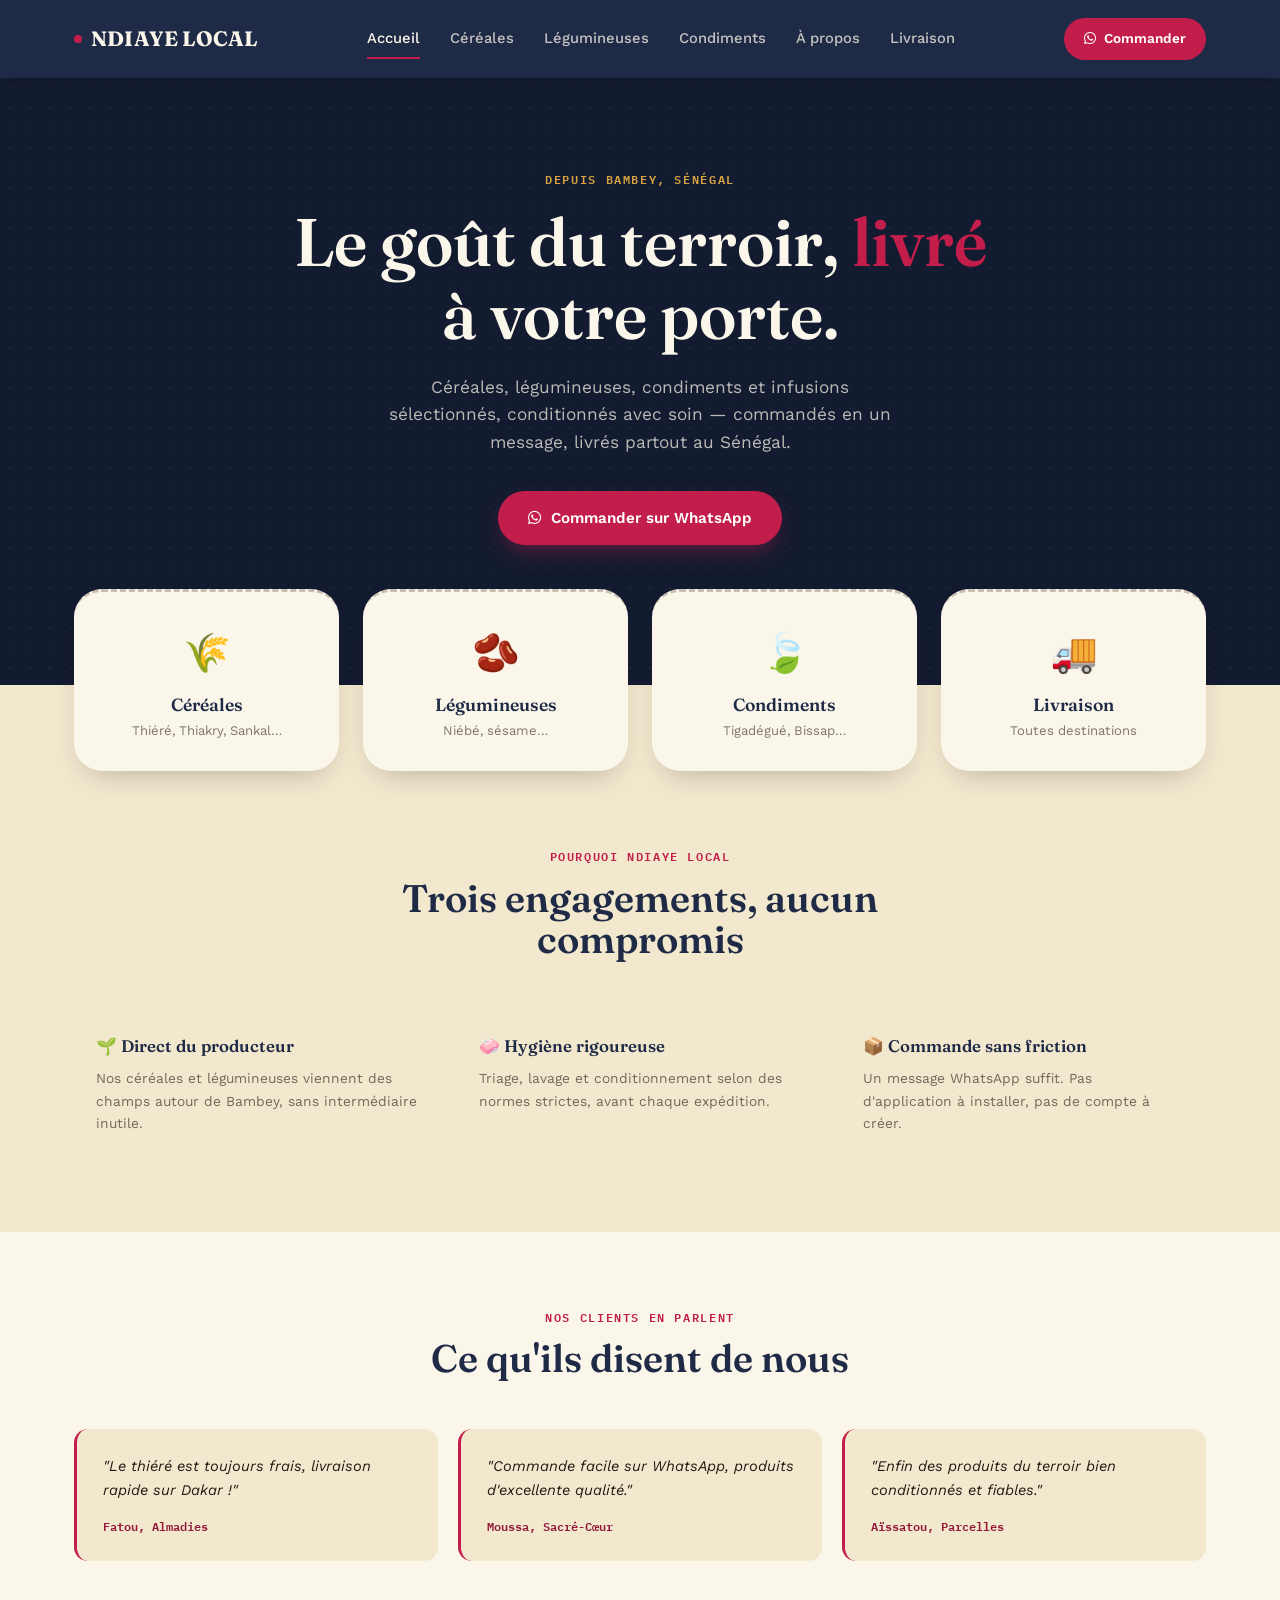
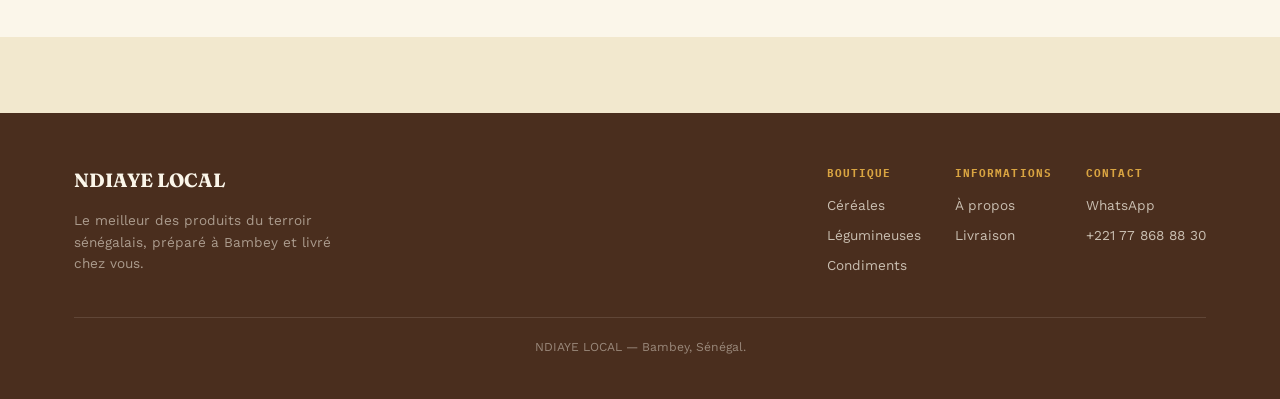
<file: index.html>
<!DOCTYPE html>
<html lang="fr">
<head>
<meta charset="UTF-8">
<meta name="viewport" content="width=device-width, initial-scale=1.0">
<title>NDIAYE LOCAL — Le terroir sénégalais, livré chez vous</title>
<meta name="description" content="Céréales, légumineuses, condiments et infusions du terroir sénégalais, préparés à Bambey et livrés à Dakar et dans toutes les régions. Commande simple sur WhatsApp.">
<link rel="stylesheet" href="styles.css">
<link rel="stylesheet" href="https://cdnjs.cloudflare.com/ajax/libs/font-awesome/6.5.1/css/all.min.css">
</head>
<body>

<nav class="nav">
  <div class="nav-inner">
    <a href="index.html" class="brand"><span class="dot"></span>NDIAYE LOCAL</a>
    <button id="menu-btn" class="menu-btn" aria-label="Menu"><i class="fa-solid fa-bars"></i></button>
    <div class="nav-links">
      <a href="index.html" class="active">Accueil</a>
      <a href="cereales.html">Céréales</a>
      <a href="legumineuses.html">Légumineuses</a>
      <a href="condiments.html">Condiments</a>
      <a href="a-propos.html">À propos</a>
      <a href="livraison.html">Livraison</a>
    </div>
    <a href="https://wa.me/221778688830" class="nav-cta"><i class="fa-brands fa-whatsapp"></i>Commander</a>
  </div>
  <div id="mobile-menu" class="mobile-menu">
    <a href="index.html" class="active">Accueil</a>
    <a href="cereales.html">Céréales</a>
    <a href="legumineuses.html">Légumineuses</a>
    <a href="condiments.html">Condiments</a>
    <a href="a-propos.html">À propos</a>
    <a href="livraison.html">Livraison</a>
  </div>
</nav>

<header class="hero">
  <div class="hero-inner">
    <span class="eyebrow">Depuis Bambey, Sénégal</span>
    <h1>Le goût du terroir, <em>livré</em> à votre porte.</h1>
    <p>Céréales, légumineuses, condiments et infusions sélectionnés, conditionnés avec soin — commandés en un message, livrés partout au Sénégal.</p>
    <a href="https://wa.me/221778688830" class="btn"><i class="fa-brands fa-whatsapp"></i>Commander sur WhatsApp</a>
  </div>
</header>

<div class="container">
  <div class="cat-grid">
    <a href="cereales.html" class="cat-card">
      <div class="ic">🌾</div>
      <h3>Céréales</h3>
      <p>Thiéré, Thiakry, Sankal…</p>
    </a>
    <a href="legumineuses.html" class="cat-card">
      <div class="ic">🫘</div>
      <h3>Légumineuses</h3>
      <p>Niébé, sésame…</p>
    </a>
    <a href="condiments.html" class="cat-card">
      <div class="ic">🍃</div>
      <h3>Condiments</h3>
      <p>Tigadégué, Bissap…</p>
    </a>
    <a href="livraison.html" class="cat-card">
      <div class="ic">🚚</div>
      <h3>Livraison</h3>
      <p>Toutes destinations</p>
    </a>
  </div>
</div>

<section class="section">
  <div class="container">
    <div class="section-head">
      <span class="eyebrow">Pourquoi NDIAYE LOCAL</span>
      <h2>Trois engagements, aucun compromis</h2>
    </div>
    <div class="values">
      <div class="value">
        <h4>🌱 Direct du producteur</h4>
        <p>Nos céréales et légumineuses viennent des champs autour de Bambey, sans intermédiaire inutile.</p>
      </div>
      <div class="value">
        <h4>🧼 Hygiène rigoureuse</h4>
        <p>Triage, lavage et conditionnement selon des normes strictes, avant chaque expédition.</p>
      </div>
      <div class="value">
        <h4>📦 Commande sans friction</h4>
        <p>Un message WhatsApp suffit. Pas d'application à installer, pas de compte à créer.</p>
      </div>
    </div>
  </div>
</section>

<section class="section testimonials">
  <div class="container">
    <div class="section-head">
      <span class="eyebrow">Nos clients en parlent</span>
      <h2>Ce qu'ils disent de nous</h2>
    </div>
    <div class="t-grid">
      <div class="t-card">
        <p>"Le thiéré est toujours frais, livraison rapide sur Dakar !"</p>
        <div class="who">Fatou, Almadies</div>
      </div>
      <div class="t-card">
        <p>"Commande facile sur WhatsApp, produits d'excellente qualité."</p>
        <div class="who">Moussa, Sacré-Cœur</div>
      </div>
      <div class="t-card">
        <p>"Enfin des produits du terroir bien conditionnés et fiables."</p>
        <div class="who">Aïssatou, Parcelles</div>
      </div>
    </div>
  </div>
</section>

<footer class="footer">
  <div class="container">
    <div class="footer-inner">
      <div>
        <div class="footer-brand">NDIAYE LOCAL</div>
        <p class="footer-tag">Le meilleur des produits du terroir sénégalais, préparé à Bambey et livré chez vous.</p>
      </div>
      <div class="footer-links">
        <div class="footer-col">
          <h5>Boutique</h5>
          <a href="cereales.html">Céréales</a>
          <a href="legumineuses.html">Légumineuses</a>
          <a href="condiments.html">Condiments</a>
        </div>
        <div class="footer-col">
          <h5>Informations</h5>
          <a href="a-propos.html">À propos</a>
          <a href="livraison.html">Livraison</a>
        </div>
        <div class="footer-col">
          <h5>Contact</h5>
          <a href="https://wa.me/221778688830">WhatsApp</a>
          <a href="tel:+221778688830">+221 77 868 88 30</a>
        </div>
      </div>
    </div>
    <p class="footer-bottom">NDIAYE LOCAL — Bambey, Sénégal.</p>
  </div>
</footer>

<div class="sticky-cta">
  <a href="https://wa.me/221778688830" class="btn"><i class="fa-brands fa-whatsapp"></i>Commander sur WhatsApp</a>
</div>

<script src="script.js"></script>
</body>
</html>
</file>
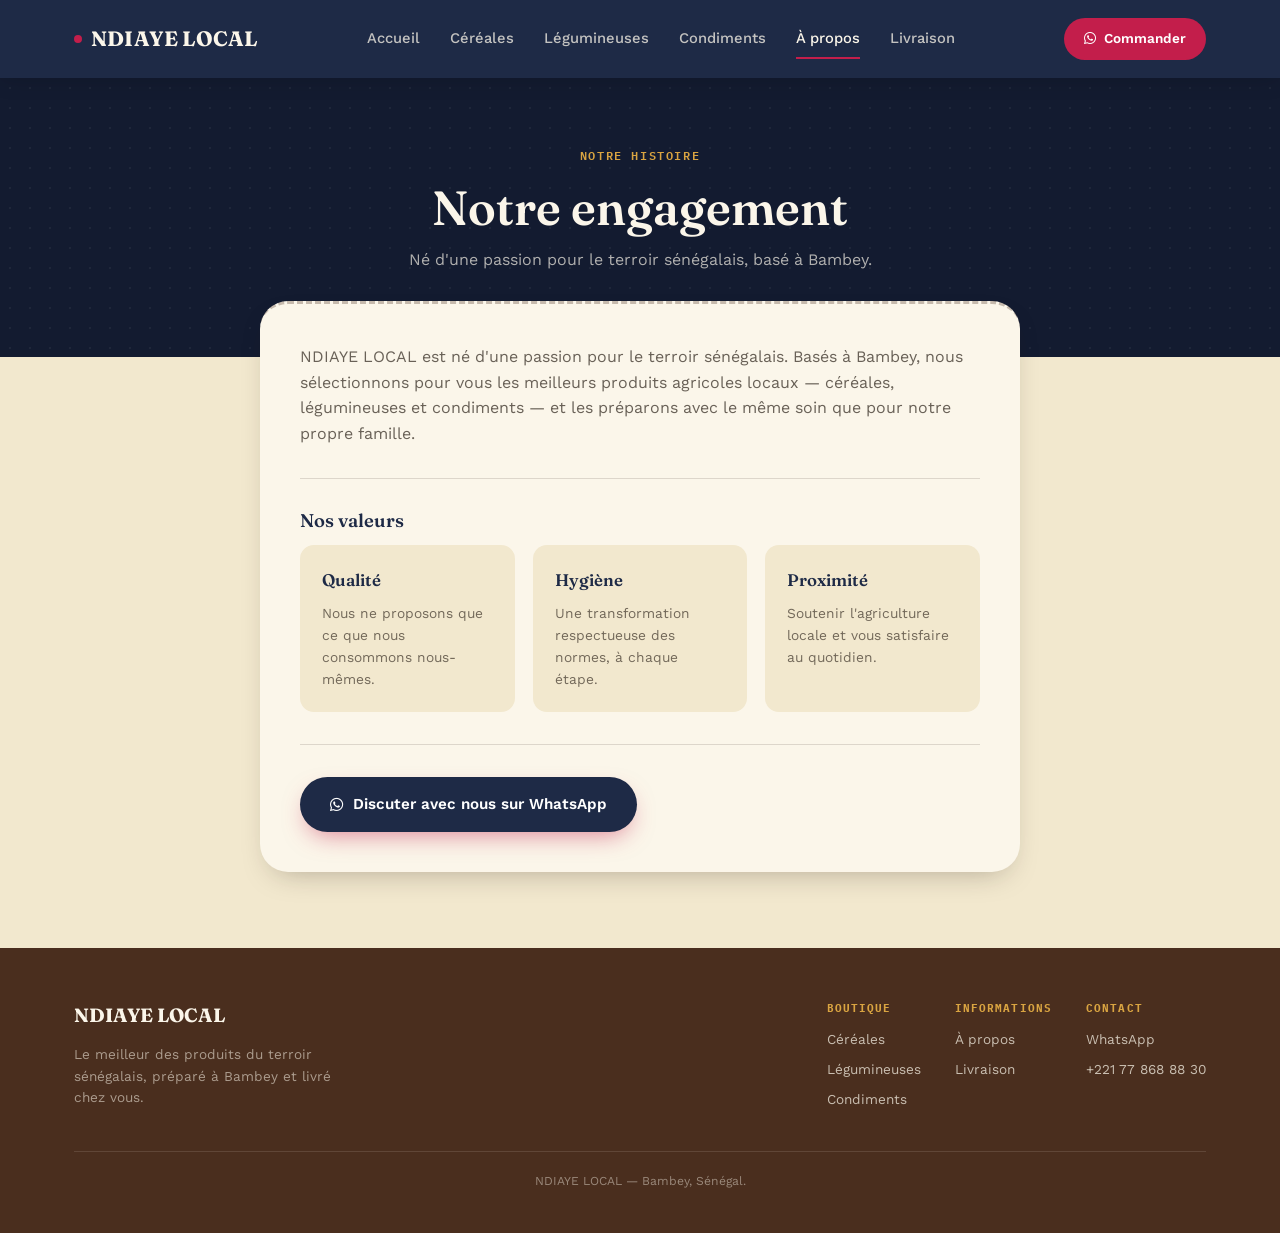
<file: a-propos.html>
<!DOCTYPE html>
<html lang="fr">
<head>
<meta charset="UTF-8">
<meta name="viewport" content="width=device-width, initial-scale=1.0">
<title>À propos — NDIAYE LOCAL</title>
<meta name="description" content="NDIAYE LOCAL sélectionne et prépare à Bambey les meilleurs produits du terroir sénégalais : qualité, hygiène et proximité.">
<link rel="stylesheet" href="styles.css">
<link rel="stylesheet" href="https://cdnjs.cloudflare.com/ajax/libs/font-awesome/6.5.1/css/all.min.css">
</head>
<body>

<nav class="nav">
  <div class="nav-inner">
    <a href="index.html" class="brand"><span class="dot"></span>NDIAYE LOCAL</a>
    <button id="menu-btn" class="menu-btn" aria-label="Menu"><i class="fa-solid fa-bars"></i></button>
    <div class="nav-links">
      <a href="index.html">Accueil</a>
      <a href="cereales.html">Céréales</a>
      <a href="legumineuses.html">Légumineuses</a>
      <a href="condiments.html">Condiments</a>
      <a href="a-propos.html" class="active">À propos</a>
      <a href="livraison.html">Livraison</a>
    </div>
    <a href="https://wa.me/221778688830" class="nav-cta"><i class="fa-brands fa-whatsapp"></i>Commander</a>
  </div>
  <div id="mobile-menu" class="mobile-menu">
    <a href="index.html">Accueil</a>
    <a href="cereales.html">Céréales</a>
    <a href="legumineuses.html">Légumineuses</a>
    <a href="condiments.html">Condiments</a>
    <a href="a-propos.html" class="active">À propos</a>
    <a href="livraison.html">Livraison</a>
  </div>
</nav>

<header class="page-head">
  <span class="eyebrow">Notre histoire</span>
  <h1>Notre engagement</h1>
  <p>Né d'une passion pour le terroir sénégalais, basé à Bambey.</p>
</header>

<div class="container">
  <div class="panel" style="max-width:760px;margin-left:auto;margin-right:auto;">
    <div class="panel-block">
      <p>NDIAYE LOCAL est né d'une passion pour le terroir sénégalais. Basés à Bambey, nous sélectionnons pour vous les meilleurs produits agricoles locaux — céréales, légumineuses et condiments — et les préparons avec le même soin que pour notre propre famille.</p>
    </div>
    <div class="panel-block">
      <h3>Nos valeurs</h3>
      <div class="values">
        <div class="value">
          <h4>Qualité</h4>
          <p>Nous ne proposons que ce que nous consommons nous-mêmes.</p>
        </div>
        <div class="value">
          <h4>Hygiène</h4>
          <p>Une transformation respectueuse des normes, à chaque étape.</p>
        </div>
        <div class="value">
          <h4>Proximité</h4>
          <p>Soutenir l'agriculture locale et vous satisfaire au quotidien.</p>
        </div>
      </div>
    </div>
    <div class="panel-block">
      <a href="https://wa.me/221778688830" class="btn" style="background:var(--indigo);"><i class="fa-brands fa-whatsapp"></i>Discuter avec nous sur WhatsApp</a>
    </div>
  </div>
</div>

<footer class="footer">
  <div class="container">
    <div class="footer-inner">
      <div>
        <div class="footer-brand">NDIAYE LOCAL</div>
        <p class="footer-tag">Le meilleur des produits du terroir sénégalais, préparé à Bambey et livré chez vous.</p>
      </div>
      <div class="footer-links">
        <div class="footer-col">
          <h5>Boutique</h5>
          <a href="cereales.html">Céréales</a>
          <a href="legumineuses.html">Légumineuses</a>
          <a href="condiments.html">Condiments</a>
        </div>
        <div class="footer-col">
          <h5>Informations</h5>
          <a href="a-propos.html">À propos</a>
          <a href="livraison.html">Livraison</a>
        </div>
        <div class="footer-col">
          <h5>Contact</h5>
          <a href="https://wa.me/221778688830">WhatsApp</a>
          <a href="tel:+221778688830">+221 77 868 88 30</a>
        </div>
      </div>
    </div>
    <p class="footer-bottom">NDIAYE LOCAL — Bambey, Sénégal.</p>
  </div>
</footer>

<div class="sticky-cta">
  <a href="https://wa.me/221778688830" class="btn"><i class="fa-brands fa-whatsapp"></i>Commander sur WhatsApp</a>
</div>

<script src="script.js"></script>
</body>
</html>
</file>
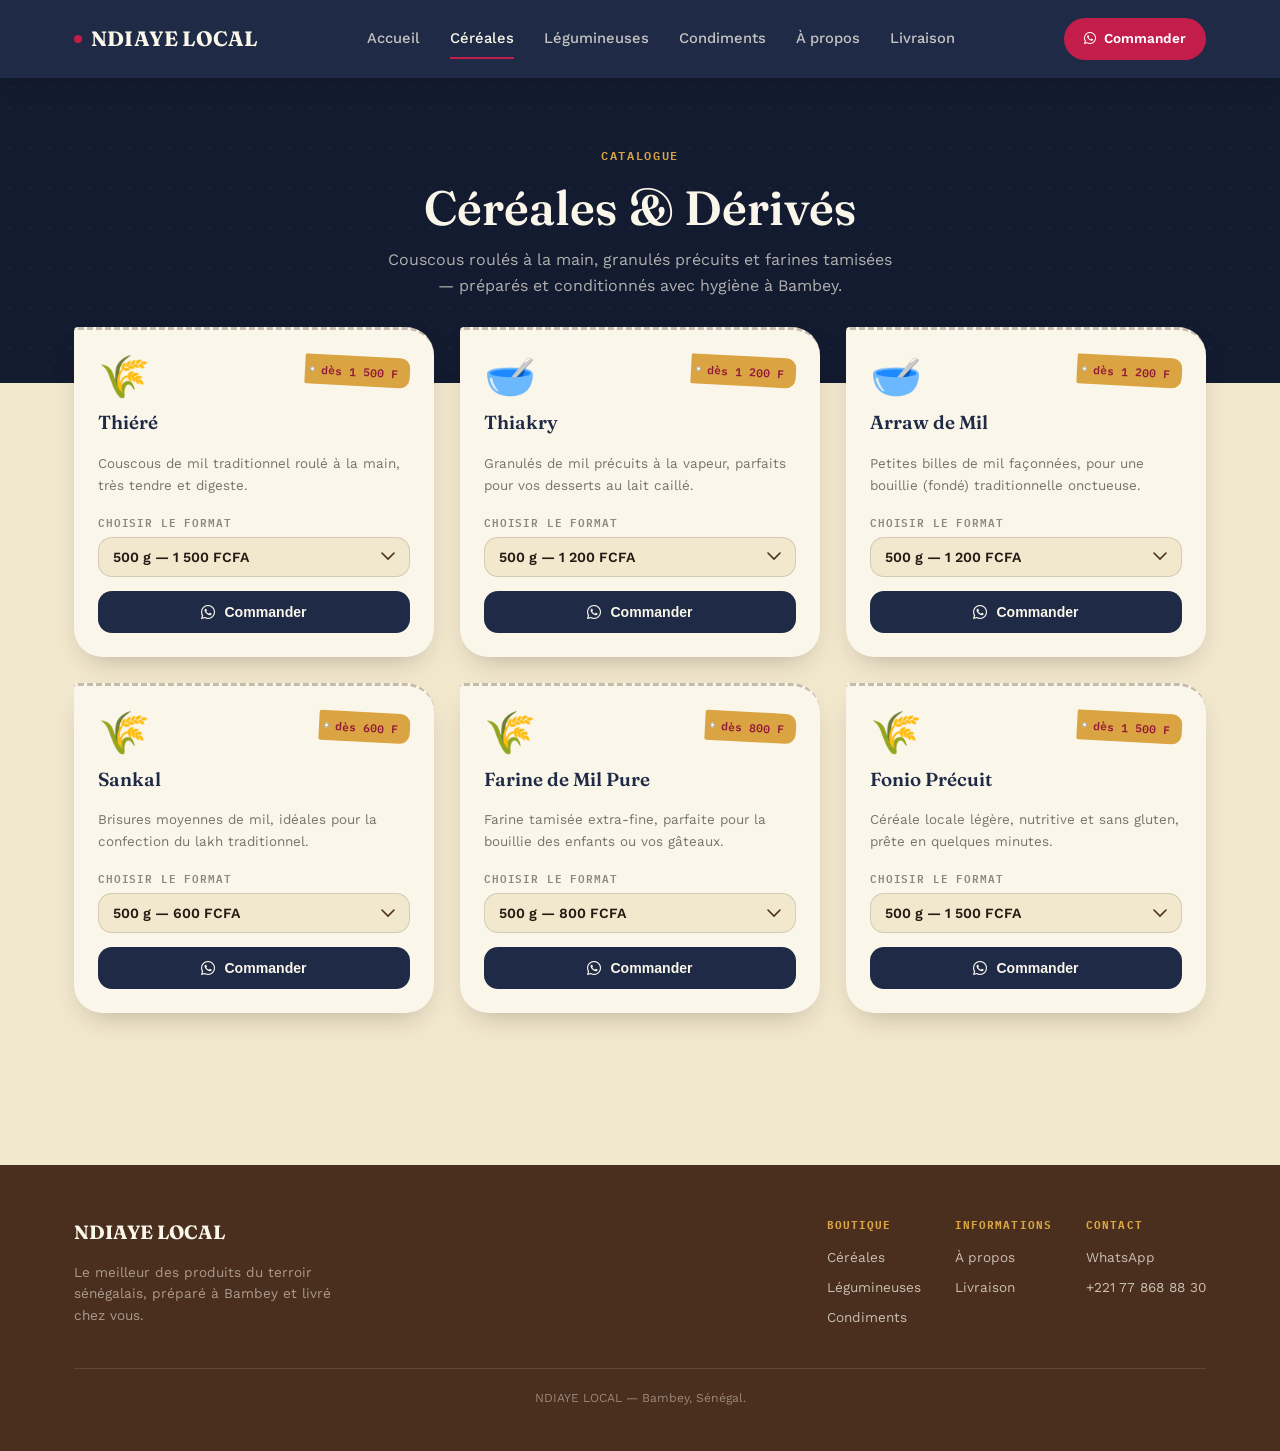
<file: cereales.html>
<!DOCTYPE html>
<html lang="fr">
<head>
<meta charset="UTF-8">
<meta name="viewport" content="width=device-width, initial-scale=1.0">
<title>Céréales & Dérivés — NDIAYE LOCAL</title>
<meta name="description" content="Thiéré, Thiakry, Sankal, Fonio et farines de mil, préparés à Bambey. Commande simple sur WhatsApp, livraison partout au Sénégal.">
<link rel="stylesheet" href="styles.css">
<link rel="stylesheet" href="https://cdnjs.cloudflare.com/ajax/libs/font-awesome/6.5.1/css/all.min.css">
</head>
<body>

<nav class="nav">
  <div class="nav-inner">
    <a href="index.html" class="brand"><span class="dot"></span>NDIAYE LOCAL</a>
    <button id="menu-btn" class="menu-btn" aria-label="Menu"><i class="fa-solid fa-bars"></i></button>
    <div class="nav-links">
      <a href="index.html">Accueil</a>
      <a href="cereales.html" class="active">Céréales</a>
      <a href="legumineuses.html">Légumineuses</a>
      <a href="condiments.html">Condiments</a>
      <a href="a-propos.html">À propos</a>
      <a href="livraison.html">Livraison</a>
    </div>
    <a href="https://wa.me/221778688830" class="nav-cta"><i class="fa-brands fa-whatsapp"></i>Commander</a>
  </div>
  <div id="mobile-menu" class="mobile-menu">
    <a href="index.html">Accueil</a>
    <a href="cereales.html" class="active">Céréales</a>
    <a href="legumineuses.html">Légumineuses</a>
    <a href="condiments.html">Condiments</a>
    <a href="a-propos.html">À propos</a>
    <a href="livraison.html">Livraison</a>
  </div>
</nav>

<header class="page-head">
  <span class="eyebrow">Catalogue</span>
  <h1>Céréales & Dérivés</h1>
  <p>Couscous roulés à la main, granulés précuits et farines tamisées — préparés et conditionnés avec hygiène à Bambey.</p>
</header>

<div class="container">
  <main class="section" style="padding-top:0;">
    <div class="product-grid" style="margin-top:-56px;position:relative;z-index:2;">

      <div class="product-card">
        <div class="product-top">
          <div class="product-ic">🌾</div>
          <span class="tag">dès 1 500 F</span>
        </div>
        <h3>Thiéré</h3>
        <p class="desc">Couscous de mil traditionnel roulé à la main, très tendre et digeste.</p>
        <div>
          <label class="field-label">Choisir le format</label>
          <select id="size-thiere" class="fmt">
            <option value="500g - 1 500 FCFA">500 g — 1 500 FCFA</option>
            <option value="1kg - 2 800 FCFA">1 kg — 2 800 FCFA</option>
            <option value="5kg - 13 500 FCFA">5 kg — 13 500 FCFA</option>
            <option value="25kg - 62 500 FCFA">25 kg — 62 500 FCFA</option>
          </select>
          <button class="order-btn" onclick="orderWhatsApp('Thiéré', 'size-thiere', 'Céréales')"><i class="fa-brands fa-whatsapp"></i>Commander</button>
        </div>
      </div>

      <div class="product-card">
        <div class="product-top">
          <div class="product-ic">🥣</div>
          <span class="tag">dès 1 200 F</span>
        </div>
        <h3>Thiakry</h3>
        <p class="desc">Granulés de mil précuits à la vapeur, parfaits pour vos desserts au lait caillé.</p>
        <div>
          <label class="field-label">Choisir le format</label>
          <select id="size-thiakry" class="fmt">
            <option value="500g - 1 200 FCFA">500 g — 1 200 FCFA</option>
            <option value="1kg - 2 200 FCFA">1 kg — 2 200 FCFA</option>
            <option value="5kg - 10 500 FCFA">5 kg — 10 500 FCFA</option>
            <option value="25kg - 48 000 FCFA">25 kg — 48 000 FCFA</option>
          </select>
          <button class="order-btn" onclick="orderWhatsApp('Thiakry', 'size-thiakry', 'Céréales')"><i class="fa-brands fa-whatsapp"></i>Commander</button>
        </div>
      </div>

      <div class="product-card">
        <div class="product-top">
          <div class="product-ic">🥣</div>
          <span class="tag">dès 1 200 F</span>
        </div>
        <h3>Arraw de Mil</h3>
        <p class="desc">Petites billes de mil façonnées, pour une bouillie (fondé) traditionnelle onctueuse.</p>
        <div>
          <label class="field-label">Choisir le format</label>
          <select id="size-arraw" class="fmt">
            <option value="500g - 1 200 FCFA">500 g — 1 200 FCFA</option>
            <option value="1kg - 2 300 FCFA">1 kg — 2 300 FCFA</option>
            <option value="5kg - 11 000 FCFA">5 kg — 11 000 FCFA</option>
          </select>
          <button class="order-btn" onclick="orderWhatsApp('Arraw de Mil', 'size-arraw', 'Céréales')"><i class="fa-brands fa-whatsapp"></i>Commander</button>
        </div>
      </div>

      <div class="product-card">
        <div class="product-top">
          <div class="product-ic">🌾</div>
          <span class="tag">dès 600 F</span>
        </div>
        <h3>Sankal</h3>
        <p class="desc">Brisures moyennes de mil, idéales pour la confection du lakh traditionnel.</p>
        <div>
          <label class="field-label">Choisir le format</label>
          <select id="size-sankal" class="fmt">
            <option value="500g - 600 FCFA">500 g — 600 FCFA</option>
            <option value="1kg - 1 000 FCFA">1 kg — 1 000 FCFA</option>
            <option value="5kg - 4 800 FCFA">5 kg — 4 800 FCFA</option>
            <option value="25kg - 22 000 FCFA">25 kg — 22 000 FCFA</option>
          </select>
          <button class="order-btn" onclick="orderWhatsApp('Sankal', 'size-sankal', 'Céréales')"><i class="fa-brands fa-whatsapp"></i>Commander</button>
        </div>
      </div>

      <div class="product-card">
        <div class="product-top">
          <div class="product-ic">🌾</div>
          <span class="tag">dès 800 F</span>
        </div>
        <h3>Farine de Mil Pure</h3>
        <p class="desc">Farine tamisée extra-fine, parfaite pour la bouillie des enfants ou vos gâteaux.</p>
        <div>
          <label class="field-label">Choisir le format</label>
          <select id="size-farine" class="fmt">
            <option value="500g - 800 FCFA">500 g — 800 FCFA</option>
            <option value="1kg - 1 500 FCFA">1 kg — 1 500 FCFA</option>
          </select>
          <button class="order-btn" onclick="orderWhatsApp('Farine de Mil Pure', 'size-farine', 'Céréales')"><i class="fa-brands fa-whatsapp"></i>Commander</button>
        </div>
      </div>

      <div class="product-card">
        <div class="product-top">
          <div class="product-ic">🌾</div>
          <span class="tag">dès 1 500 F</span>
        </div>
        <h3>Fonio Précuit</h3>
        <p class="desc">Céréale locale légère, nutritive et sans gluten, prête en quelques minutes.</p>
        <div>
          <label class="field-label">Choisir le format</label>
          <select id="size-fonio" class="fmt">
            <option value="500g - 1 500 FCFA">500 g — 1 500 FCFA</option>
            <option value="1kg - 2 900 FCFA">1 kg — 2 900 FCFA</option>
          </select>
          <button class="order-btn" onclick="orderWhatsApp('Fonio Précuit', 'size-fonio', 'Céréales')"><i class="fa-brands fa-whatsapp"></i>Commander</button>
        </div>
      </div>

    </div>
  </main>
</div>

<footer class="footer">
  <div class="container">
    <div class="footer-inner">
      <div>
        <div class="footer-brand">NDIAYE LOCAL</div>
        <p class="footer-tag">Le meilleur des produits du terroir sénégalais, préparé à Bambey et livré chez vous.</p>
      </div>
      <div class="footer-links">
        <div class="footer-col">
          <h5>Boutique</h5>
          <a href="cereales.html">Céréales</a>
          <a href="legumineuses.html">Légumineuses</a>
          <a href="condiments.html">Condiments</a>
        </div>
        <div class="footer-col">
          <h5>Informations</h5>
          <a href="a-propos.html">À propos</a>
          <a href="livraison.html">Livraison</a>
        </div>
        <div class="footer-col">
          <h5>Contact</h5>
          <a href="https://wa.me/221778688830">WhatsApp</a>
          <a href="tel:+221778688830">+221 77 868 88 30</a>
        </div>
      </div>
    </div>
    <p class="footer-bottom">NDIAYE LOCAL — Bambey, Sénégal.</p>
  </div>
</footer>

<div class="sticky-cta">
  <a href="https://wa.me/221778688830" class="btn"><i class="fa-brands fa-whatsapp"></i>Commander sur WhatsApp</a>
</div>

<script src="script.js"></script>
</body>
</html>
</file>
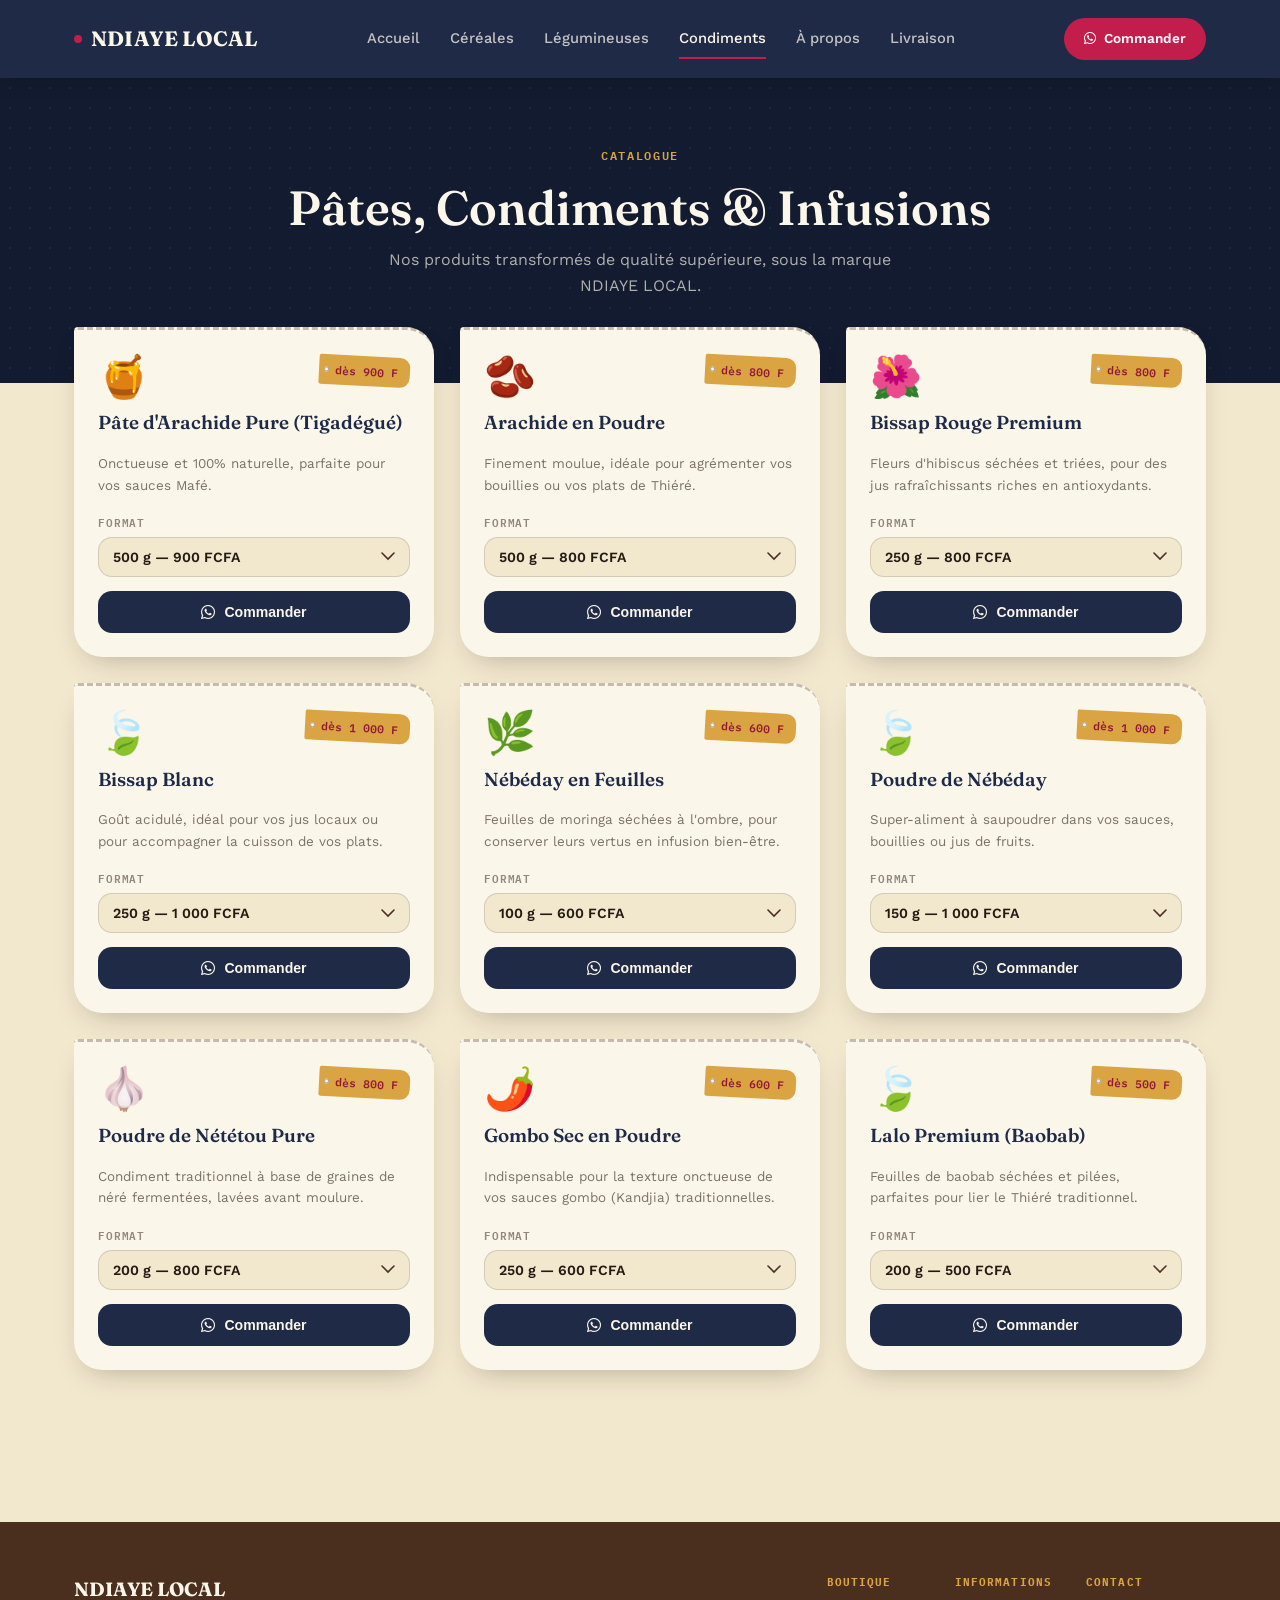
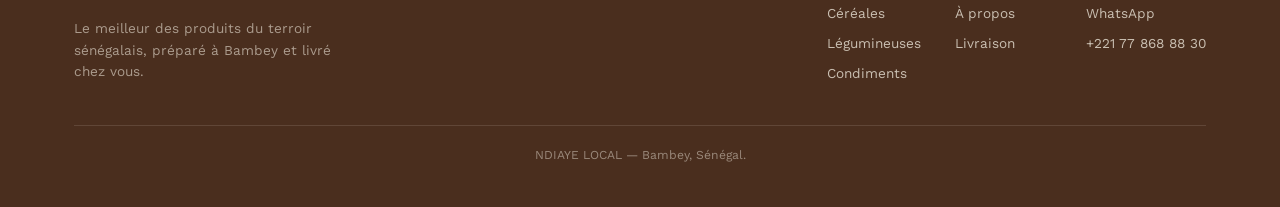
<file: condiments.html>
<!DOCTYPE html>
<html lang="fr">
<head>
<meta charset="UTF-8">
<meta name="viewport" content="width=device-width, initial-scale=1.0">
<title>Pâtes, Condiments & Infusions — NDIAYE LOCAL</title>
<meta name="description" content="Tigadégué, Bissap, Nébéday, Nététou, Gombo et Lalo, préparés à Bambey. Commande simple sur WhatsApp, livraison partout au Sénégal.">
<link rel="stylesheet" href="styles.css">
<link rel="stylesheet" href="https://cdnjs.cloudflare.com/ajax/libs/font-awesome/6.5.1/css/all.min.css">
</head>
<body>

<nav class="nav">
  <div class="nav-inner">
    <a href="index.html" class="brand"><span class="dot"></span>NDIAYE LOCAL</a>
    <button id="menu-btn" class="menu-btn" aria-label="Menu"><i class="fa-solid fa-bars"></i></button>
    <div class="nav-links">
      <a href="index.html">Accueil</a>
      <a href="cereales.html">Céréales</a>
      <a href="legumineuses.html">Légumineuses</a>
      <a href="condiments.html" class="active">Condiments</a>
      <a href="a-propos.html">À propos</a>
      <a href="livraison.html">Livraison</a>
    </div>
    <a href="https://wa.me/221778688830" class="nav-cta"><i class="fa-brands fa-whatsapp"></i>Commander</a>
  </div>
  <div id="mobile-menu" class="mobile-menu">
    <a href="index.html">Accueil</a>
    <a href="cereales.html">Céréales</a>
    <a href="legumineuses.html">Légumineuses</a>
    <a href="condiments.html" class="active">Condiments</a>
    <a href="a-propos.html">À propos</a>
    <a href="livraison.html">Livraison</a>
  </div>
</nav>

<header class="page-head">
  <span class="eyebrow">Catalogue</span>
  <h1>Pâtes, Condiments & Infusions</h1>
  <p>Nos produits transformés de qualité supérieure, sous la marque NDIAYE LOCAL.</p>
</header>

<div class="container">
  <main class="section" style="padding-top:0;">
    <div class="product-grid" style="margin-top:-56px;position:relative;z-index:2;">

      <div class="product-card">
        <div class="product-top">
          <div class="product-ic">🍯</div>
          <span class="tag">dès 900 F</span>
        </div>
        <h3>Pâte d'Arachide Pure (Tigadégué)</h3>
        <p class="desc">Onctueuse et 100% naturelle, parfaite pour vos sauces Mafé.</p>
        <div>
          <label class="field-label">Format</label>
          <select id="size-pate-arachide" class="fmt">
            <option value="500g - 900 FCFA">500 g — 900 FCFA</option>
            <option value="1kg - 1 700 FCFA">1 kg — 1 700 FCFA</option>
          </select>
          <button class="order-btn" onclick="orderPate()"><i class="fa-brands fa-whatsapp"></i>Commander</button>
        </div>
      </div>

      <div class="product-card">
        <div class="product-top">
          <div class="product-ic">🫘</div>
          <span class="tag">dès 800 F</span>
        </div>
        <h3>Arachide en Poudre</h3>
        <p class="desc">Finement moulue, idéale pour agrémenter vos bouillies ou vos plats de Thiéré.</p>
        <div>
          <label class="field-label">Format</label>
          <select id="size-poudre-arachide" class="fmt">
            <option value="500g - 800 FCFA">500 g — 800 FCFA</option>
            <option value="1kg - 1 500 FCFA">1 kg — 1 500 FCFA</option>
          </select>
          <button class="order-btn" onclick="orderWhatsApp('Arachide en Poudre', 'size-poudre-arachide', 'Condiments')"><i class="fa-brands fa-whatsapp"></i>Commander</button>
        </div>
      </div>

      <div class="product-card">
        <div class="product-top">
          <div class="product-ic">🌺</div>
          <span class="tag">dès 800 F</span>
        </div>
        <h3>Bissap Rouge Premium</h3>
        <p class="desc">Fleurs d'hibiscus séchées et triées, pour des jus rafraîchissants riches en antioxydants.</p>
        <div>
          <label class="field-label">Format</label>
          <select id="size-bissap-rouge" class="fmt">
            <option value="250g - 800 FCFA">250 g — 800 FCFA</option>
            <option value="500g - 1 500 FCFA">500 g — 1 500 FCFA</option>
          </select>
          <button class="order-btn" onclick="orderWhatsApp('Bissap Rouge Premium', 'size-bissap-rouge', 'Condiments')"><i class="fa-brands fa-whatsapp"></i>Commander</button>
        </div>
      </div>

      <div class="product-card">
        <div class="product-top">
          <div class="product-ic">🍃</div>
          <span class="tag">dès 1 000 F</span>
        </div>
        <h3>Bissap Blanc</h3>
        <p class="desc">Goût acidulé, idéal pour vos jus locaux ou pour accompagner la cuisson de vos plats.</p>
        <div>
          <label class="field-label">Format</label>
          <select id="size-bissap-blanc" class="fmt">
            <option value="250g - 1 000 FCFA">250 g — 1 000 FCFA</option>
            <option value="500g - 1 800 FCFA">500 g — 1 800 FCFA</option>
          </select>
          <button class="order-btn" onclick="orderWhatsApp('Bissap Blanc', 'size-bissap-blanc', 'Condiments')"><i class="fa-brands fa-whatsapp"></i>Commander</button>
        </div>
      </div>

      <div class="product-card">
        <div class="product-top">
          <div class="product-ic">🌿</div>
          <span class="tag">dès 600 F</span>
        </div>
        <h3>Nébéday en Feuilles</h3>
        <p class="desc">Feuilles de moringa séchées à l'ombre, pour conserver leurs vertus en infusion bien-être.</p>
        <div>
          <label class="field-label">Format</label>
          <select id="size-nebeday-feuilles" class="fmt">
            <option value="100g - 600 FCFA">100 g — 600 FCFA</option>
            <option value="250g - 1 300 FCFA">250 g — 1 300 FCFA</option>
          </select>
          <button class="order-btn" onclick="orderWhatsApp('Nébéday en Feuilles (Moringa)', 'size-nebeday-feuilles', 'Condiments')"><i class="fa-brands fa-whatsapp"></i>Commander</button>
        </div>
      </div>

      <div class="product-card">
        <div class="product-top">
          <div class="product-ic">🍃</div>
          <span class="tag">dès 1 000 F</span>
        </div>
        <h3>Poudre de Nébéday</h3>
        <p class="desc">Super-aliment à saupoudrer dans vos sauces, bouillies ou jus de fruits.</p>
        <div>
          <label class="field-label">Format</label>
          <select id="size-nebeday-poudre" class="fmt">
            <option value="150g - 1 000 FCFA">150 g — 1 000 FCFA</option>
            <option value="500g - 2 800 FCFA">500 g — 2 800 FCFA</option>
          </select>
          <button class="order-btn" onclick="orderWhatsApp('Poudre de Nébéday (Moringa)', 'size-nebeday-poudre', 'Condiments')"><i class="fa-brands fa-whatsapp"></i>Commander</button>
        </div>
      </div>

      <div class="product-card">
        <div class="product-top">
          <div class="product-ic">🧄</div>
          <span class="tag">dès 800 F</span>
        </div>
        <h3>Poudre de Nététou Pure</h3>
        <p class="desc">Condiment traditionnel à base de graines de néré fermentées, lavées avant moulure.</p>
        <div>
          <label class="field-label">Format</label>
          <select id="size-netetou" class="fmt">
            <option value="200g - 800 FCFA">200 g — 800 FCFA</option>
            <option value="500g - 1 800 FCFA">500 g — 1 800 FCFA</option>
          </select>
          <button class="order-btn" onclick="orderWhatsApp('Poudre de Nététou Pure', 'size-netetou', 'Condiments')"><i class="fa-brands fa-whatsapp"></i>Commander</button>
        </div>
      </div>

      <div class="product-card">
        <div class="product-top">
          <div class="product-ic">🌶️</div>
          <span class="tag">dès 600 F</span>
        </div>
        <h3>Gombo Sec en Poudre</h3>
        <p class="desc">Indispensable pour la texture onctueuse de vos sauces gombo (Kandjia) traditionnelles.</p>
        <div>
          <label class="field-label">Format</label>
          <select id="size-gombo" class="fmt">
            <option value="250g - 600 FCFA">250 g — 600 FCFA</option>
            <option value="500g - 1 100 FCFA">500 g — 1 100 FCFA</option>
          </select>
          <button class="order-btn" onclick="orderWhatsApp('Gombo Sec en Poudre', 'size-gombo', 'Condiments')"><i class="fa-brands fa-whatsapp"></i>Commander</button>
        </div>
      </div>

      <div class="product-card">
        <div class="product-top">
          <div class="product-ic">🍃</div>
          <span class="tag">dès 500 F</span>
        </div>
        <h3>Lalo Premium (Baobab)</h3>
        <p class="desc">Feuilles de baobab séchées et pilées, parfaites pour lier le Thiéré traditionnel.</p>
        <div>
          <label class="field-label">Format</label>
          <select id="size-lalo" class="fmt">
            <option value="200g - 500 FCFA">200 g — 500 FCFA</option>
            <option value="500g - 1 000 FCFA">500 g — 1 000 FCFA</option>
          </select>
          <button class="order-btn" onclick="orderWhatsApp('Lalo Premium', 'size-lalo', 'Condiments')"><i class="fa-brands fa-whatsapp"></i>Commander</button>
        </div>
      </div>

    </div>
  </main>
</div>

<footer class="footer">
  <div class="container">
    <div class="footer-inner">
      <div>
        <div class="footer-brand">NDIAYE LOCAL</div>
        <p class="footer-tag">Le meilleur des produits du terroir sénégalais, préparé à Bambey et livré chez vous.</p>
      </div>
      <div class="footer-links">
        <div class="footer-col">
          <h5>Boutique</h5>
          <a href="cereales.html">Céréales</a>
          <a href="legumineuses.html">Légumineuses</a>
          <a href="condiments.html">Condiments</a>
        </div>
        <div class="footer-col">
          <h5>Informations</h5>
          <a href="a-propos.html">À propos</a>
          <a href="livraison.html">Livraison</a>
        </div>
        <div class="footer-col">
          <h5>Contact</h5>
          <a href="https://wa.me/221778688830">WhatsApp</a>
          <a href="tel:+221778688830">+221 77 868 88 30</a>
        </div>
      </div>
    </div>
    <p class="footer-bottom">NDIAYE LOCAL — Bambey, Sénégal.</p>
  </div>
</footer>

<div class="sticky-cta">
  <a href="https://wa.me/221778688830" class="btn"><i class="fa-brands fa-whatsapp"></i>Commander sur WhatsApp</a>
</div>

<script src="script.js"></script>
<script>
  // Fonction dédiée pour éviter tout conflit d'apostrophe dans le nom du produit
  function orderPate() {
    orderWhatsApp("Pâte d'Arachide Pure", 'size-pate-arachide', 'Condiments');
  }
</script>
</body>
</html>
</file>
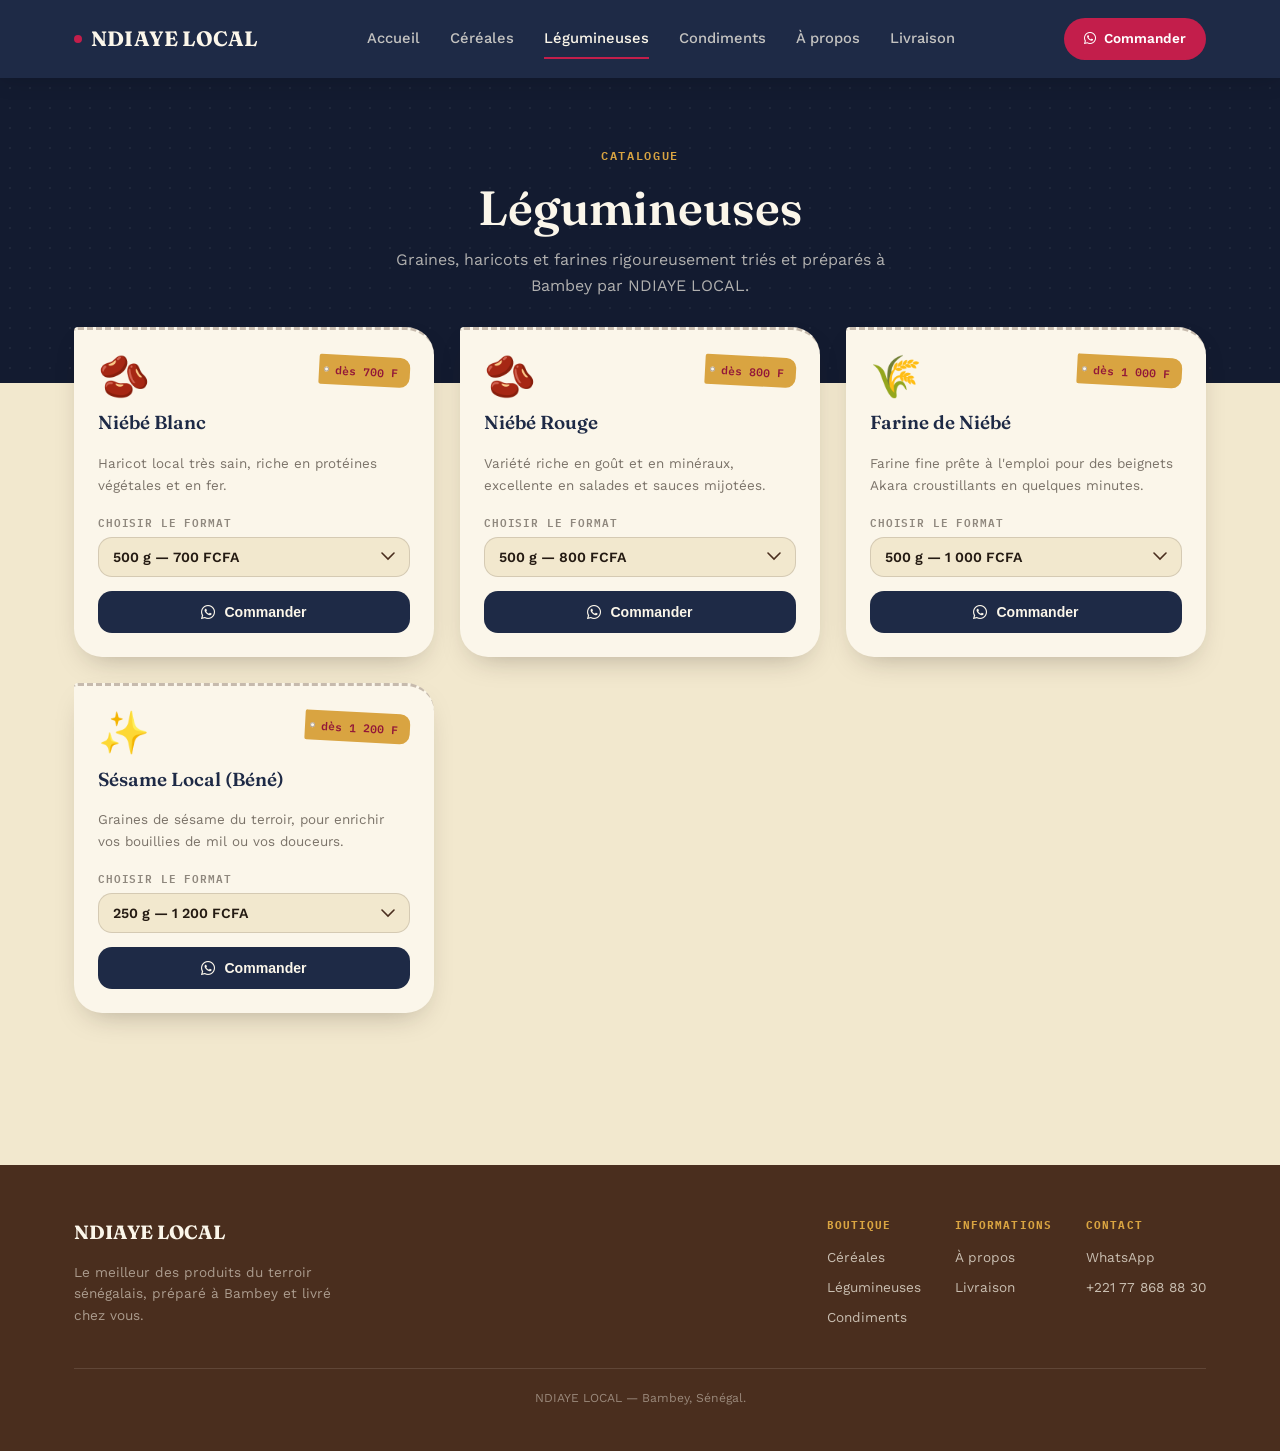
<file: legumineuses.html>
<!DOCTYPE html>
<html lang="fr">
<head>
<meta charset="UTF-8">
<meta name="viewport" content="width=device-width, initial-scale=1.0">
<title>Légumineuses — NDIAYE LOCAL</title>
<meta name="description" content="Niébé blanc, niébé rouge, farine de niébé et sésame local, préparés à Bambey. Commande simple sur WhatsApp, livraison partout au Sénégal.">
<link rel="stylesheet" href="styles.css">
<link rel="stylesheet" href="https://cdnjs.cloudflare.com/ajax/libs/font-awesome/6.5.1/css/all.min.css">
</head>
<body>

<nav class="nav">
  <div class="nav-inner">
    <a href="index.html" class="brand"><span class="dot"></span>NDIAYE LOCAL</a>
    <button id="menu-btn" class="menu-btn" aria-label="Menu"><i class="fa-solid fa-bars"></i></button>
    <div class="nav-links">
      <a href="index.html">Accueil</a>
      <a href="cereales.html">Céréales</a>
      <a href="legumineuses.html" class="active">Légumineuses</a>
      <a href="condiments.html">Condiments</a>
      <a href="a-propos.html">À propos</a>
      <a href="livraison.html">Livraison</a>
    </div>
    <a href="https://wa.me/221778688830" class="nav-cta"><i class="fa-brands fa-whatsapp"></i>Commander</a>
  </div>
  <div id="mobile-menu" class="mobile-menu">
    <a href="index.html">Accueil</a>
    <a href="cereales.html">Céréales</a>
    <a href="legumineuses.html" class="active">Légumineuses</a>
    <a href="condiments.html">Condiments</a>
    <a href="a-propos.html">À propos</a>
    <a href="livraison.html">Livraison</a>
  </div>
</nav>

<header class="page-head">
  <span class="eyebrow">Catalogue</span>
  <h1>Légumineuses</h1>
  <p>Graines, haricots et farines rigoureusement triés et préparés à Bambey par NDIAYE LOCAL.</p>
</header>

<div class="container">
  <main class="section" style="padding-top:0;">
    <div class="product-grid" style="margin-top:-56px;position:relative;z-index:2;">

      <div class="product-card">
        <div class="product-top">
          <div class="product-ic">🫘</div>
          <span class="tag">dès 700 F</span>
        </div>
        <h3>Niébé Blanc</h3>
        <p class="desc">Haricot local très sain, riche en protéines végétales et en fer.</p>
        <div>
          <label class="field-label">Choisir le format</label>
          <select id="size-niebe-blanc" class="fmt">
            <option value="500g - 700 FCFA">500 g — 700 FCFA</option>
            <option value="1kg - 1 300 FCFA">1 kg — 1 300 FCFA</option>
            <option value="5kg - 6 200 FCFA">5 kg — 6 200 FCFA</option>
            <option value="25kg - 28 500 FCFA">25 kg — 28 500 FCFA</option>
          </select>
          <button class="order-btn" onclick="orderWhatsApp('Niébé Blanc', 'size-niebe-blanc', 'Légumineuses')"><i class="fa-brands fa-whatsapp"></i>Commander</button>
        </div>
      </div>

      <div class="product-card">
        <div class="product-top">
          <div class="product-ic">🫘</div>
          <span class="tag">dès 800 F</span>
        </div>
        <h3>Niébé Rouge</h3>
        <p class="desc">Variété riche en goût et en minéraux, excellente en salades et sauces mijotées.</p>
        <div>
          <label class="field-label">Choisir le format</label>
          <select id="size-niebe-rouge" class="fmt">
            <option value="500g - 800 FCFA">500 g — 800 FCFA</option>
            <option value="1kg - 1 500 FCFA">1 kg — 1 500 FCFA</option>
            <option value="5kg - 7 000 FCFA">5 kg — 7 000 FCFA</option>
            <option value="25kg - 32 000 FCFA">25 kg — 32 000 FCFA</option>
          </select>
          <button class="order-btn" onclick="orderWhatsApp('Niébé Rouge', 'size-niebe-rouge', 'Légumineuses')"><i class="fa-brands fa-whatsapp"></i>Commander</button>
        </div>
      </div>

      <div class="product-card">
        <div class="product-top">
          <div class="product-ic">🌾</div>
          <span class="tag">dès 1 000 F</span>
        </div>
        <h3>Farine de Niébé</h3>
        <p class="desc">Farine fine prête à l'emploi pour des beignets Akara croustillants en quelques minutes.</p>
        <div>
          <label class="field-label">Choisir le format</label>
          <select id="size-farine-niebe" class="fmt">
            <option value="500g - 1 000 FCFA">500 g — 1 000 FCFA</option>
            <option value="1kg - 1 900 FCFA">1 kg — 1 900 FCFA</option>
            <option value="5kg - 9 000 FCFA">5 kg — 9 000 FCFA</option>
          </select>
          <button class="order-btn" onclick="orderWhatsApp('Farine de Niébé', 'size-farine-niebe', 'Légumineuses')"><i class="fa-brands fa-whatsapp"></i>Commander</button>
        </div>
      </div>

      <div class="product-card">
        <div class="product-top">
          <div class="product-ic">✨</div>
          <span class="tag">dès 1 200 F</span>
        </div>
        <h3>Sésame Local (Béné)</h3>
        <p class="desc">Graines de sésame du terroir, pour enrichir vos bouillies de mil ou vos douceurs.</p>
        <div>
          <label class="field-label">Choisir le format</label>
          <select id="size-sesame" class="fmt">
            <option value="250g - 1 200 FCFA">250 g — 1 200 FCFA</option>
            <option value="500g - 2 200 FCFA">500 g — 2 200 FCFA</option>
            <option value="1kg - 4 000 FCFA">1 kg — 4 000 FCFA</option>
          </select>
          <button class="order-btn" onclick="orderWhatsApp('Graines de Sésame (Béné)', 'size-sesame', 'Légumineuses')"><i class="fa-brands fa-whatsapp"></i>Commander</button>
        </div>
      </div>

    </div>
  </main>
</div>

<footer class="footer">
  <div class="container">
    <div class="footer-inner">
      <div>
        <div class="footer-brand">NDIAYE LOCAL</div>
        <p class="footer-tag">Le meilleur des produits du terroir sénégalais, préparé à Bambey et livré chez vous.</p>
      </div>
      <div class="footer-links">
        <div class="footer-col">
          <h5>Boutique</h5>
          <a href="cereales.html">Céréales</a>
          <a href="legumineuses.html">Légumineuses</a>
          <a href="condiments.html">Condiments</a>
        </div>
        <div class="footer-col">
          <h5>Informations</h5>
          <a href="a-propos.html">À propos</a>
          <a href="livraison.html">Livraison</a>
        </div>
        <div class="footer-col">
          <h5>Contact</h5>
          <a href="https://wa.me/221778688830">WhatsApp</a>
          <a href="tel:+221778688830">+221 77 868 88 30</a>
        </div>
      </div>
    </div>
    <p class="footer-bottom">NDIAYE LOCAL — Bambey, Sénégal.</p>
  </div>
</footer>

<div class="sticky-cta">
  <a href="https://wa.me/221778688830" class="btn"><i class="fa-brands fa-whatsapp"></i>Commander sur WhatsApp</a>
</div>

<script src="script.js"></script>
</body>
</html>
</file>
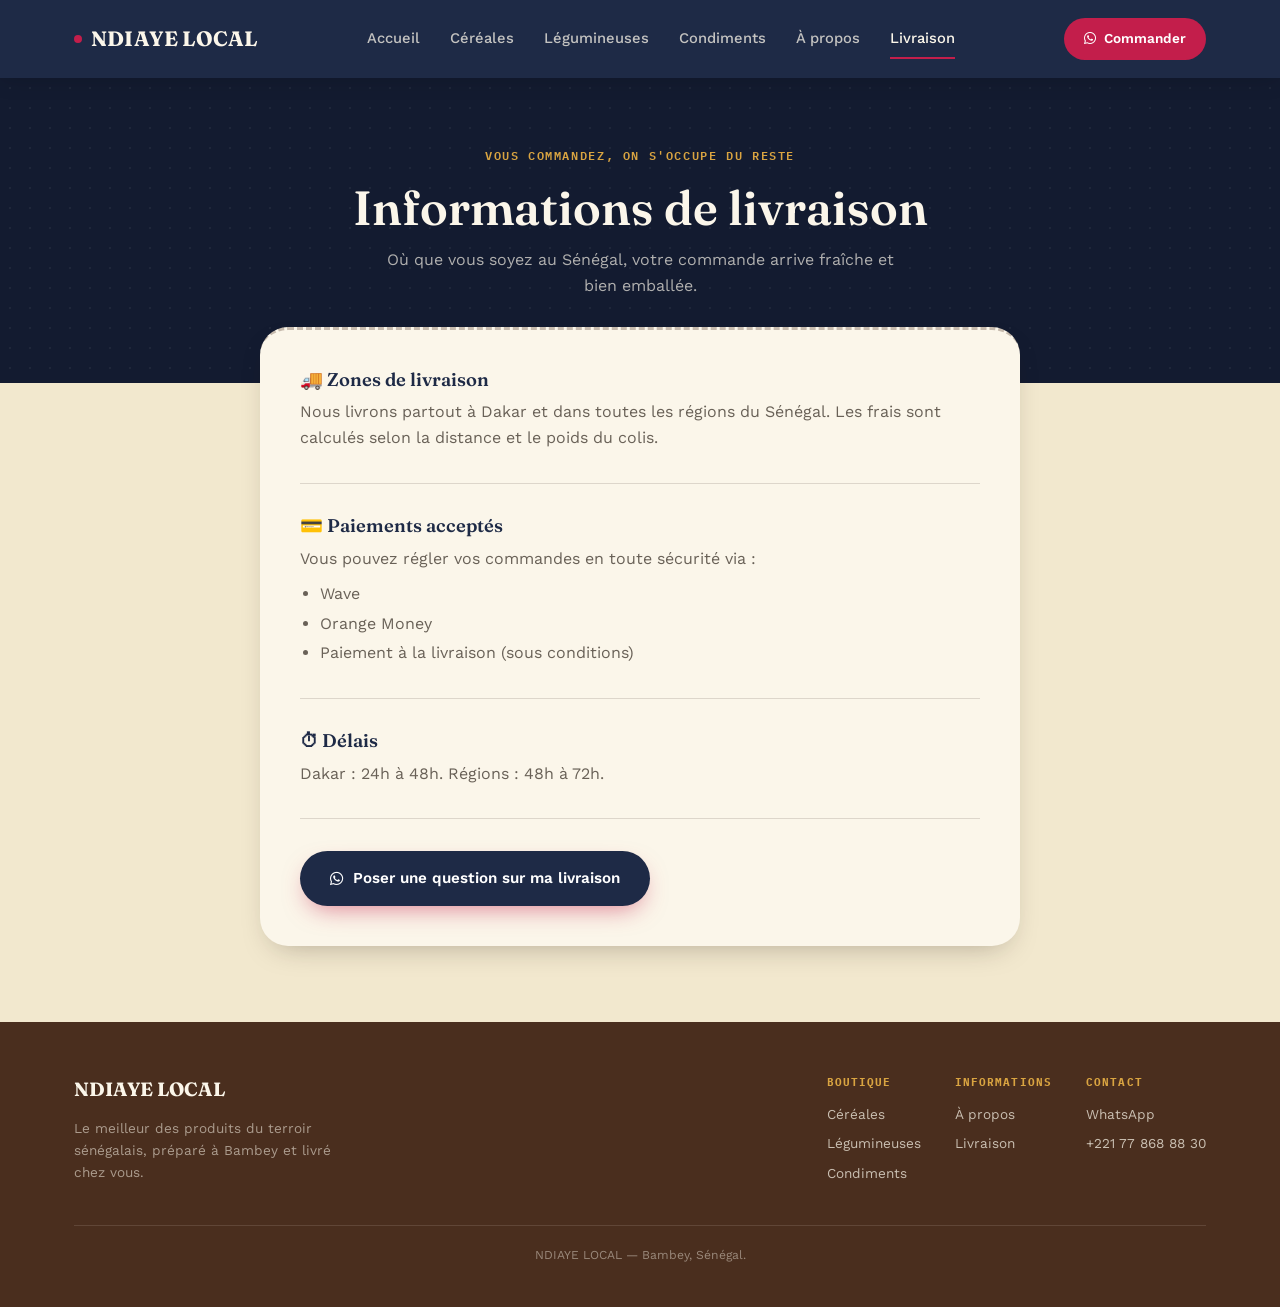
<file: livraison.html>
<!DOCTYPE html>
<html lang="fr">
<head>
<meta charset="UTF-8">
<meta name="viewport" content="width=device-width, initial-scale=1.0">
<title>Livraison — NDIAYE LOCAL</title>
<meta name="description" content="Zones de livraison, délais et modes de paiement de NDIAYE LOCAL : Dakar, régions du Sénégal, Wave, Orange Money.">
<link rel="stylesheet" href="styles.css">
<link rel="stylesheet" href="https://cdnjs.cloudflare.com/ajax/libs/font-awesome/6.5.1/css/all.min.css">
</head>
<body>

<nav class="nav">
  <div class="nav-inner">
    <a href="index.html" class="brand"><span class="dot"></span>NDIAYE LOCAL</a>
    <button id="menu-btn" class="menu-btn" aria-label="Menu"><i class="fa-solid fa-bars"></i></button>
    <div class="nav-links">
      <a href="index.html">Accueil</a>
      <a href="cereales.html">Céréales</a>
      <a href="legumineuses.html">Légumineuses</a>
      <a href="condiments.html">Condiments</a>
      <a href="a-propos.html">À propos</a>
      <a href="livraison.html" class="active">Livraison</a>
    </div>
    <a href="https://wa.me/221778688830" class="nav-cta"><i class="fa-brands fa-whatsapp"></i>Commander</a>
  </div>
  <div id="mobile-menu" class="mobile-menu">
    <a href="index.html">Accueil</a>
    <a href="cereales.html">Céréales</a>
    <a href="legumineuses.html">Légumineuses</a>
    <a href="condiments.html">Condiments</a>
    <a href="a-propos.html">À propos</a>
    <a href="livraison.html" class="active">Livraison</a>
  </div>
</nav>

<header class="page-head">
  <span class="eyebrow">Vous commandez, on s'occupe du reste</span>
  <h1>Informations de livraison</h1>
  <p>Où que vous soyez au Sénégal, votre commande arrive fraîche et bien emballée.</p>
</header>

<div class="container">
  <div class="panel" style="max-width:760px;margin-left:auto;margin-right:auto;">
    <div class="panel-block">
      <h3>🚚 Zones de livraison</h3>
      <p>Nous livrons partout à Dakar et dans toutes les régions du Sénégal. Les frais sont calculés selon la distance et le poids du colis.</p>
    </div>
    <div class="panel-block">
      <h3>💳 Paiements acceptés</h3>
      <p>Vous pouvez régler vos commandes en toute sécurité via :</p>
      <ul>
        <li>Wave</li>
        <li>Orange Money</li>
        <li>Paiement à la livraison (sous conditions)</li>
      </ul>
    </div>
    <div class="panel-block">
      <h3>⏱ Délais</h3>
      <p>Dakar : 24h à 48h. Régions : 48h à 72h.</p>
    </div>
    <div class="panel-block">
      <a href="https://wa.me/221778688830" class="btn" style="background:var(--indigo);"><i class="fa-brands fa-whatsapp"></i>Poser une question sur ma livraison</a>
    </div>
  </div>
</div>

<footer class="footer">
  <div class="container">
    <div class="footer-inner">
      <div>
        <div class="footer-brand">NDIAYE LOCAL</div>
        <p class="footer-tag">Le meilleur des produits du terroir sénégalais, préparé à Bambey et livré chez vous.</p>
      </div>
      <div class="footer-links">
        <div class="footer-col">
          <h5>Boutique</h5>
          <a href="cereales.html">Céréales</a>
          <a href="legumineuses.html">Légumineuses</a>
          <a href="condiments.html">Condiments</a>
        </div>
        <div class="footer-col">
          <h5>Informations</h5>
          <a href="a-propos.html">À propos</a>
          <a href="livraison.html">Livraison</a>
        </div>
        <div class="footer-col">
          <h5>Contact</h5>
          <a href="https://wa.me/221778688830">WhatsApp</a>
          <a href="tel:+221778688830">+221 77 868 88 30</a>
        </div>
      </div>
    </div>
    <p class="footer-bottom">NDIAYE LOCAL — Bambey, Sénégal.</p>
  </div>
</footer>

<div class="sticky-cta">
  <a href="https://wa.me/221778688830" class="btn"><i class="fa-brands fa-whatsapp"></i>Commander sur WhatsApp</a>
</div>

<script src="script.js"></script>
</body>
</html>
</file>
<file: styles.css>
/* =========================================================
   NDIAYE LOCAL — Système de design
   Palette inspirée du terroir sénégalais :
   indigo (teintures traditionnelles), mil doré, bissap, baobab
   ========================================================= */

@import url('https://fonts.googleapis.com/css2?family=Fraunces:opsz,wght@9..144,400;9..144,600;9..144,700;9..144,900&family=Work+Sans:wght@400;500;600;700&family=IBM+Plex+Mono:wght@500;600&display=swap');

:root{
  --sand:        #F2E8CE;
  --sand-deep:   #E7D8AC;
  --cream:       #FBF6EA;
  --indigo:      #1E2A46;
  --indigo-deep: #131B30;
  --hibiscus:    #C31E4B;
  --hibiscus-deep:#921739;
  --millet:      #D9A441;
  --baobab:      #4A2E1E;
  --ink:         #241A12;
  --line:        rgba(36,26,18,0.14);
  --shadow:      0 12px 30px -14px rgba(36,26,18,0.35);
  --radius-lg:   28px;
  --radius-sm:   14px;
}

*{box-sizing:border-box;}
html{scroll-behavior:smooth;}
body{
  margin:0;
  background:var(--sand);
  color:var(--ink);
  font-family:'Work Sans', sans-serif;
  line-height:1.6;
  -webkit-font-smoothing:antialiased;
  padding-bottom:78px; /* espace pour bouton sticky mobile */
}
@media (min-width:768px){ body{ padding-bottom:0; } }

img{max-width:100%;display:block;}
a{color:inherit;text-decoration:none;}

.eyebrow{
  font-family:'IBM Plex Mono', monospace;
  font-size:.72rem;
  letter-spacing:.14em;
  text-transform:uppercase;
  font-weight:600;
}

h1,h2,h3{
  font-family:'Fraunces', serif;
  font-optical-sizing:auto;
  color:var(--indigo);
  margin:0;
  line-height:1.08;
}

.container{max-width:1180px;margin:0 auto;padding:0 24px;}

/* Texture légère façon toile de sac de grain */
.texture{
  position:relative;
}
.texture::before{
  content:"";
  position:absolute;inset:0;
  background-image:radial-gradient(rgba(36,26,18,0.05) 1px, transparent 1px);
  background-size:14px 14px;
  pointer-events:none;
  opacity:.5;
}

/* =========================
   NAVIGATION
   ========================= */
.nav{
  background:var(--indigo);
  position:sticky;top:0;z-index:100;
  box-shadow:0 2px 20px rgba(0,0,0,.15);
}
.nav-inner{
  max-width:1180px;margin:0 auto;padding:0 24px;
  height:78px;display:flex;align-items:center;justify-content:space-between;
}
.brand{
  font-family:'Fraunces', serif;
  font-weight:700;font-size:1.3rem;color:var(--cream);
  letter-spacing:.01em;
  display:flex;align-items:center;gap:9px;
}
.brand .dot{width:8px;height:8px;border-radius:50%;background:var(--hibiscus);}
.nav-links{display:none;gap:30px;font-size:.92rem;font-weight:500;}
.nav-links a{color:rgba(251,246,234,.75);transition:color .2s;position:relative;padding:4px 0;}
.nav-links a:hover{color:var(--cream);}
.nav-links a.active{color:var(--cream);}
.nav-links a.active::after{
  content:"";position:absolute;left:0;right:0;bottom:-4px;height:2px;background:var(--hibiscus);
}
.nav-cta{
  display:none;background:var(--hibiscus);color:#fff;font-weight:600;font-size:.85rem;
  padding:10px 20px;border-radius:100px;transition:background .2s, transform .2s;
  align-items:center;gap:8px;
}
.nav-cta:hover{background:var(--hibiscus-deep);transform:translateY(-1px);}
@media (min-width:860px){
  .nav-links{display:flex;}
  .nav-cta{display:inline-flex;}
  .menu-btn{display:none;}
}
.menu-btn{
  background:none;border:none;color:var(--cream);font-size:1.4rem;cursor:pointer;padding:6px;
}
.mobile-menu{
  display:none;background:var(--indigo-deep);padding:8px 24px 20px;
  flex-direction:column;
}
.mobile-menu.open{display:flex;}
.mobile-menu a{
  color:rgba(251,246,234,.85);padding:12px 0;font-weight:500;
  border-bottom:1px solid rgba(251,246,234,.08);
}
.mobile-menu a.active{color:var(--millet);}

/* =========================
   HERO (accueil)
   ========================= */
.hero{
  background:var(--indigo-deep);
  position:relative;overflow:hidden;
  padding:88px 0 140px;
  text-align:center;
}
.hero::before{
  content:"";position:absolute;inset:0;
  background-image:radial-gradient(rgba(251,246,234,0.05) 1px, transparent 1px);
  background-size:20px 20px;
}
.hero-inner{position:relative;max-width:760px;margin:0 auto;padding:0 24px;}
.hero .eyebrow{color:var(--millet);margin-bottom:18px;display:inline-block;}
.hero h1{
  color:var(--cream);
  font-size:clamp(2.4rem,6vw,4.2rem);
  font-weight:600;
  margin-bottom:22px;
}
.hero h1 em{
  font-style:normal;color:var(--hibiscus);
}
.hero p{
  color:rgba(251,246,234,.72);font-size:1.08rem;max-width:520px;margin:0 auto 34px;
}
.btn{
  display:inline-flex;align-items:center;gap:10px;
  background:var(--hibiscus);color:#fff;font-weight:600;
  padding:15px 30px;border-radius:100px;font-size:.95rem;
  transition:background .2s, transform .2s;
  box-shadow:0 10px 24px -8px rgba(195,30,75,.55);
}
.btn:hover{background:var(--hibiscus-deep);transform:translateY(-2px);}
.btn-outline{
  background:transparent;border:1.5px solid rgba(251,246,234,.35);color:var(--cream);
  box-shadow:none;
}
.btn-outline:hover{border-color:var(--cream);background:rgba(251,246,234,.06);}

/* bordure déchirée entre hero et contenu */
.torn{
  position:relative;
  margin-top:-1px;
}
.torn svg{display:block;width:100%;height:46px;}

/* =========================
   BANDEAU DE PAGE (sous-pages)
   ========================= */
.page-head{
  background:var(--indigo-deep);
  padding:64px 0 84px;
  text-align:center;
  position:relative;
}
.page-head::before{
  content:"";position:absolute;inset:0;
  background-image:radial-gradient(rgba(251,246,234,0.05) 1px, transparent 1px);
  background-size:20px 20px;
}
.page-head .eyebrow{color:var(--millet);}
.page-head h1{
  color:var(--cream);font-size:clamp(2rem,4.5vw,3rem);font-weight:600;margin-top:14px;
}
.page-head p{
  color:rgba(251,246,234,.68);max-width:520px;margin:14px auto 0;font-size:1rem;position:relative;
}

/* =========================
   SECTIONS
   ========================= */
.section{padding:76px 0;}
.section-head{text-align:center;max-width:560px;margin:0 auto 50px;}
.section-head .eyebrow{color:var(--hibiscus);margin-bottom:12px;display:block;}
.section-head h2{font-size:clamp(1.7rem,3.6vw,2.4rem);font-weight:600;}
.section-head p{color:rgba(36,26,18,.62);margin-top:12px;}

/* =========================
   CARTES CATÉGORIES (accueil)
   ========================= */
.cat-grid{
  display:grid;grid-template-columns:repeat(2,1fr);gap:20px;
  margin-top:-96px;position:relative;z-index:2;
}
@media (min-width:768px){ .cat-grid{grid-template-columns:repeat(4,1fr);gap:24px;} }
.cat-card{
  background:var(--cream);border-radius:var(--radius-lg);
  padding:30px 20px;text-align:center;
  box-shadow:var(--shadow);
  border-top:3px dashed rgba(74,46,30,.28);
  transition:transform .25s, box-shadow .25s;
}
.cat-card:hover{transform:translateY(-6px);box-shadow:0 20px 40px -16px rgba(36,26,18,.4);}
.cat-card .ic{font-size:2.4rem;margin-bottom:12px;}
.cat-card h3{font-size:1.1rem;font-weight:600;margin-bottom:6px;}
.cat-card p{font-size:.82rem;color:rgba(36,26,18,.58);margin:0;}

/* =========================
   CARTES PRODUITS (sac de grain)
   ========================= */
.product-grid{
  display:grid;grid-template-columns:1fr;gap:26px;
}
@media (min-width:640px){ .product-grid{grid-template-columns:1fr 1fr;} }
@media (min-width:1000px){ .product-grid{grid-template-columns:1fr 1fr 1fr;} }

.product-card{
  background:var(--cream);
  border-radius:4px var(--radius-lg) var(--radius-lg) var(--radius-lg);
  border-top:3px dashed rgba(74,46,30,.3);
  box-shadow:var(--shadow);
  padding:26px 24px 24px;
  position:relative;
  display:flex;flex-direction:column;justify-content:space-between;
  opacity:0;transform:translateY(18px);
  transition:opacity .5s ease, transform .5s ease, box-shadow .25s, translate .25s;
}
.product-card.visible{opacity:1;transform:translateY(0);}
.product-card:hover{box-shadow:0 22px 44px -18px rgba(36,26,18,.42);transform:translateY(-4px);}

.product-top{display:flex;align-items:flex-start;justify-content:space-between;gap:14px;}
.product-ic{font-size:2.6rem;line-height:1;}

.tag{
  font-family:'IBM Plex Mono', monospace;
  font-size:.7rem;font-weight:600;color:var(--hibiscus-deep);
  background:var(--millet);
  padding:6px 12px 6px 16px;
  border-radius:2px 10px 10px 2px;
  transform:rotate(3deg);
  position:relative;
  white-space:nowrap;
}
.tag::before{
  content:"";position:absolute;left:5px;top:50%;transform:translateY(-50%);
  width:5px;height:5px;border-radius:50%;background:var(--cream);
  box-shadow:0 0 0 1px rgba(74,46,30,.4) inset;
}

.product-card h3{font-size:1.18rem;font-weight:600;margin:16px 0 6px;}
.product-card .desc{font-size:.84rem;color:rgba(36,26,18,.6);margin-bottom:18px;flex-grow:1;}

.field-label{
  font-family:'IBM Plex Mono', monospace;
  font-size:.66rem;letter-spacing:.08em;text-transform:uppercase;
  color:rgba(36,26,18,.5);font-weight:600;display:block;margin-bottom:6px;
}
select.fmt{
  width:100%;background:var(--sand);border:1.5px solid var(--line);
  padding:11px 14px;border-radius:var(--radius-sm);
  font-family:'Work Sans',sans-serif;font-weight:600;font-size:.88rem;color:var(--ink);
  appearance:none;
  background-image:url("data:image/svg+xml,%3Csvg xmlns='http://www.w3.org/2000/svg' width='14' height='9' viewBox='0 0 14 9'%3E%3Cpath d='M1 1l6 6 6-6' stroke='%234A2E1E' stroke-width='1.6' fill='none' stroke-linecap='round'/%3E%3C/svg%3E");
  background-repeat:no-repeat;background-position:right 14px center;
}
.order-btn{
  width:100%;margin-top:14px;background:var(--indigo);color:var(--cream);
  border:none;padding:13px;border-radius:var(--radius-sm);
  font-weight:600;font-size:.88rem;cursor:pointer;
  display:flex;align-items:center;justify-content:center;gap:9px;
  transition:background .2s, transform .2s;
}
.order-btn:hover{background:var(--hibiscus);transform:translateY(-1px);}
.order-btn i{font-size:1rem;}

/* =========================
   TÉMOIGNAGES
   ========================= */
.testimonials{background:var(--cream);}
.t-grid{display:grid;grid-template-columns:1fr;gap:20px;}
@media (min-width:800px){ .t-grid{grid-template-columns:repeat(3,1fr);} }
.t-card{
  background:var(--sand);border-radius:var(--radius-sm);padding:26px;
  border-left:3px solid var(--hibiscus);
}
.t-card p{font-style:italic;font-size:.92rem;color:var(--ink);margin:0 0 14px;}
.t-card .who{font-family:'IBM Plex Mono',monospace;font-size:.74rem;color:var(--hibiscus-deep);font-weight:600;}

/* =========================
   INFO PANELS (livraison / à propos)
   ========================= */
.panel{
  background:var(--cream);border-radius:var(--radius-lg);
  border-top:3px dashed rgba(74,46,30,.3);
  box-shadow:var(--shadow);padding:40px;margin-top:-56px;position:relative;z-index:2;
}
.panel-block + .panel-block{margin-top:32px;padding-top:32px;border-top:1px solid var(--line);}
.panel-block h3{
  font-size:1.15rem;font-weight:600;color:var(--indigo);margin-bottom:10px;
  display:flex;align-items:center;gap:10px;
}
.panel-block p{color:rgba(36,26,18,.68);margin:0;}
.panel-block ul{margin:10px 0 0;padding-left:20px;color:rgba(36,26,18,.68);}
.panel-block li{margin-bottom:4px;}
.values{display:grid;grid-template-columns:1fr;gap:18px;margin-top:14px;}
@media (min-width:640px){ .values{grid-template-columns:repeat(3,1fr);} }
.value{background:var(--sand);border-radius:var(--radius-sm);padding:22px;}
.value h4{font-family:'Fraunces',serif;color:var(--indigo);font-size:1.05rem;margin:0 0 8px;font-weight:600;}
.value p{font-size:.86rem;margin:0;color:rgba(36,26,18,.62);}

/* =========================
   FOOTER
   ========================= */
.footer{
  background:var(--baobab);color:rgba(251,246,234,.75);
  padding:52px 0 30px;margin-top:76px;
}
.footer-inner{
  display:flex;flex-direction:column;gap:28px;
  border-bottom:1px solid rgba(251,246,234,.12);padding-bottom:28px;margin-bottom:20px;
}
@media (min-width:768px){ .footer-inner{flex-direction:row;justify-content:space-between;align-items:flex-start;} }
.footer-brand{font-family:'Fraunces',serif;color:var(--cream);font-size:1.2rem;font-weight:700;margin-bottom:8px;}
.footer-tag{font-size:.85rem;max-width:280px;color:rgba(251,246,234,.55);}
.footer-links{display:flex;gap:34px;flex-wrap:wrap;}
.footer-col h5{
  font-family:'IBM Plex Mono',monospace;font-size:.7rem;letter-spacing:.1em;text-transform:uppercase;
  color:var(--millet);margin:0 0 12px;
}
.footer-col a{display:block;font-size:.85rem;color:rgba(251,246,234,.72);margin-bottom:8px;}
.footer-col a:hover{color:var(--cream);}
.footer-bottom{font-size:.76rem;color:rgba(251,246,234,.45);text-align:center;}

/* =========================
   BOUTON STICKY MOBILE
   ========================= */
.sticky-cta{
  position:fixed;left:0;right:0;bottom:0;z-index:200;
  padding:14px 16px;background:var(--cream);
  border-top:1px solid var(--line);
  box-shadow:0 -6px 20px rgba(36,26,18,.12);
}
@media (min-width:768px){ .sticky-cta{display:none;} }
.sticky-cta .btn{width:100%;justify-content:center;}

/* =========================
   ANIMATIONS
   ========================= */
@media (prefers-reduced-motion: reduce){
  .product-card{opacity:1;transform:none;transition:none;}
  *{scroll-behavior:auto;}
}
</file>
